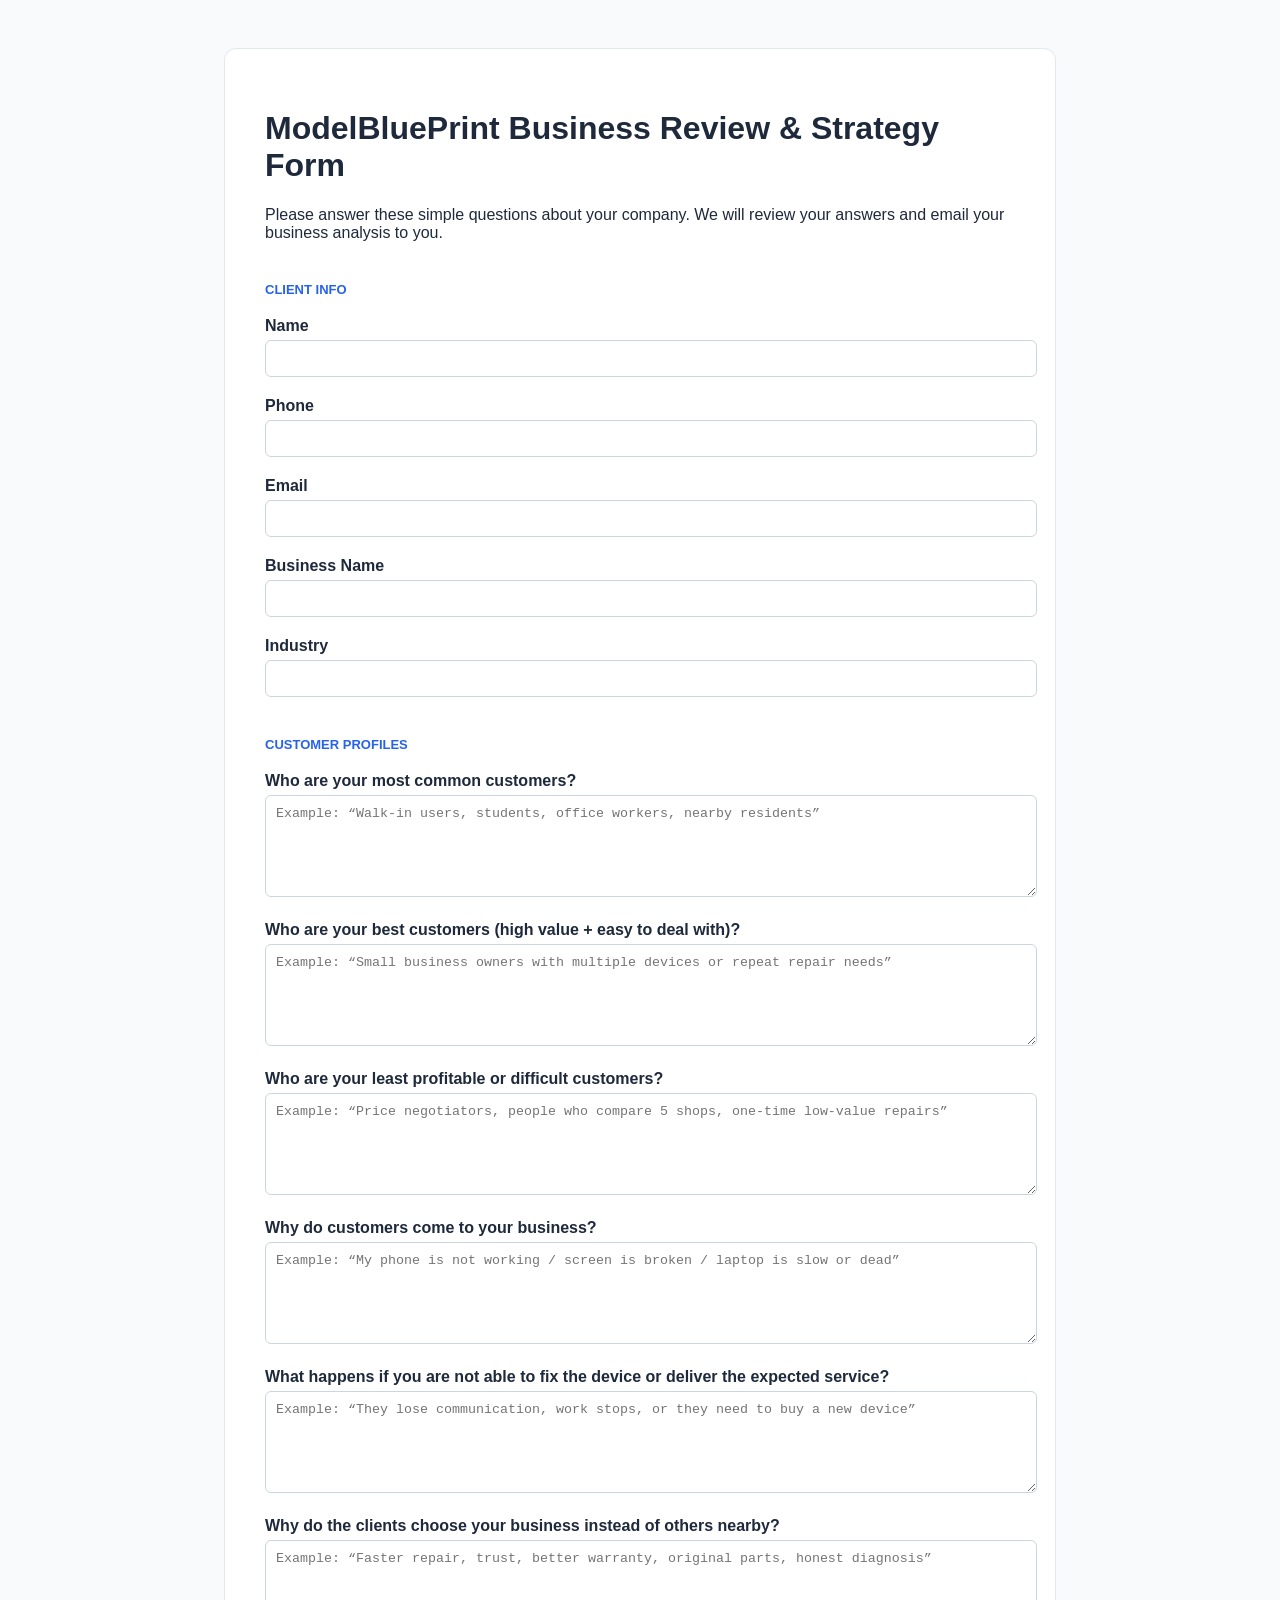
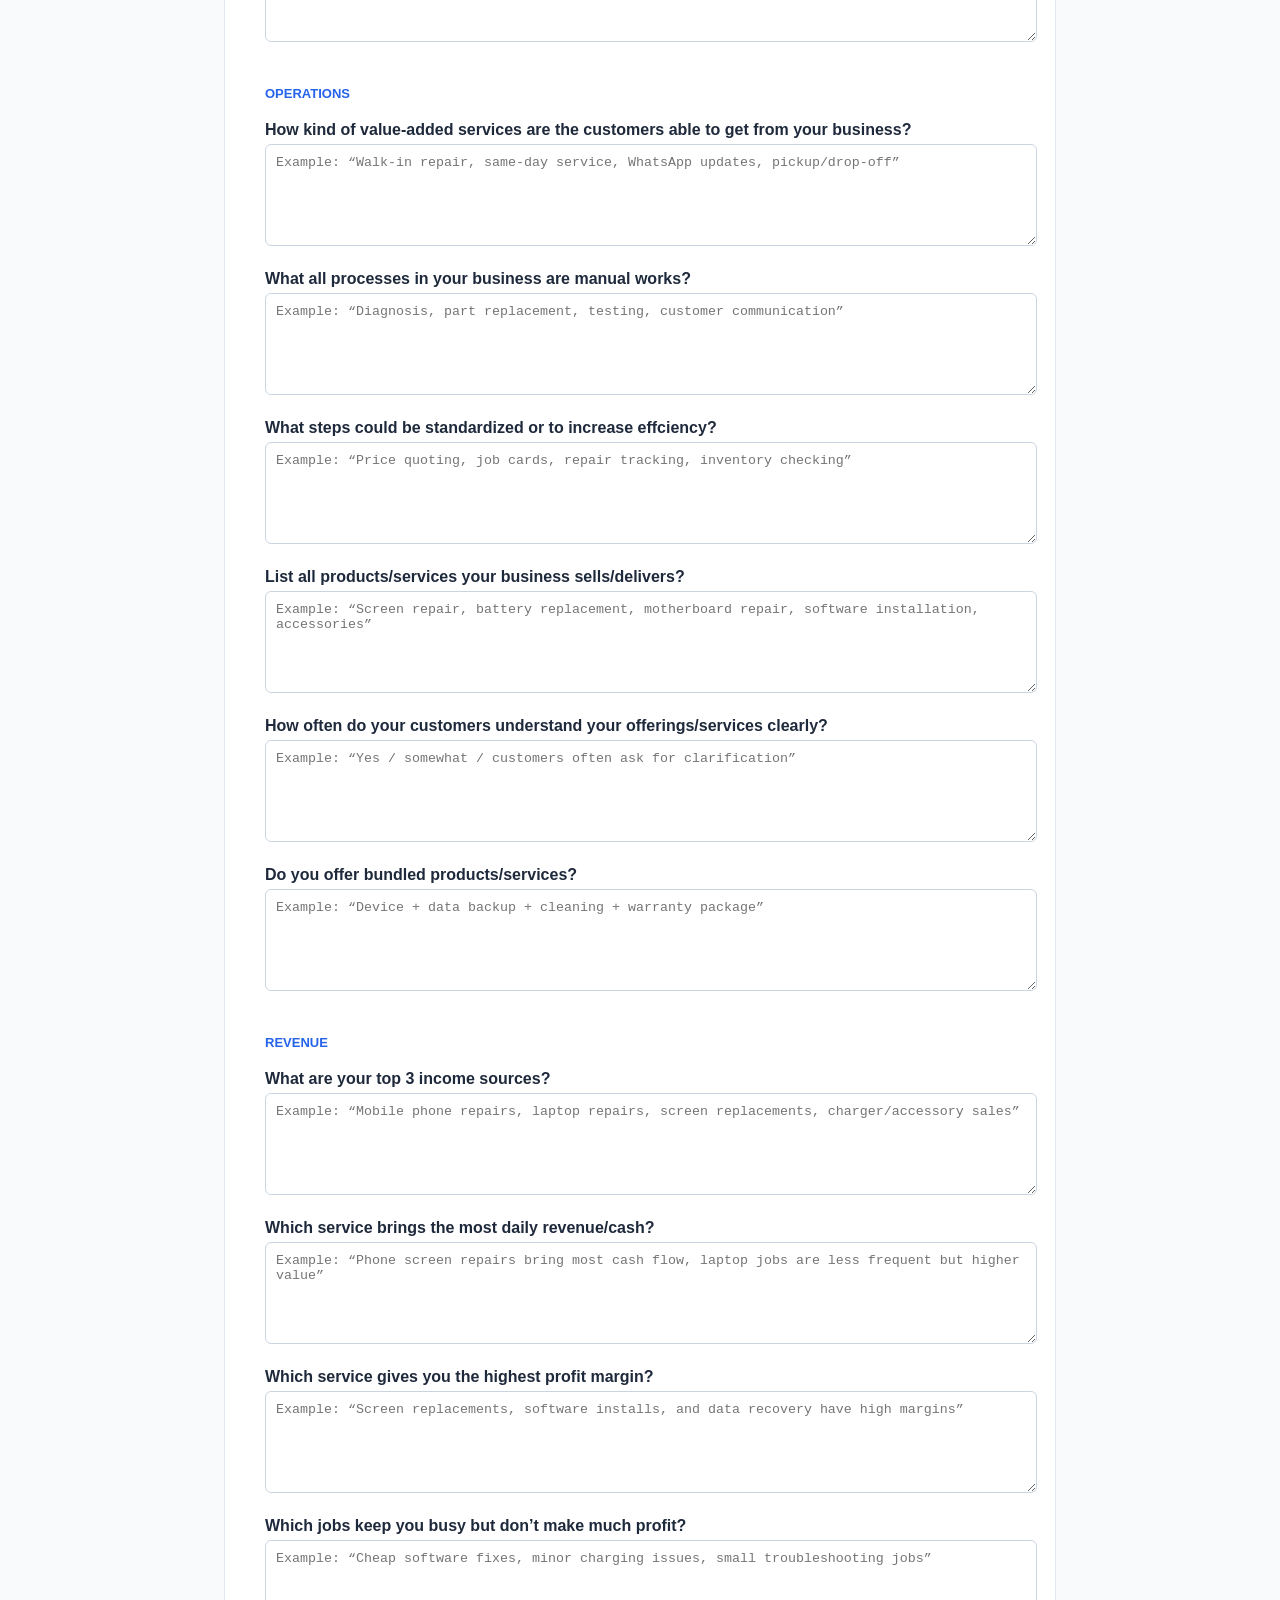
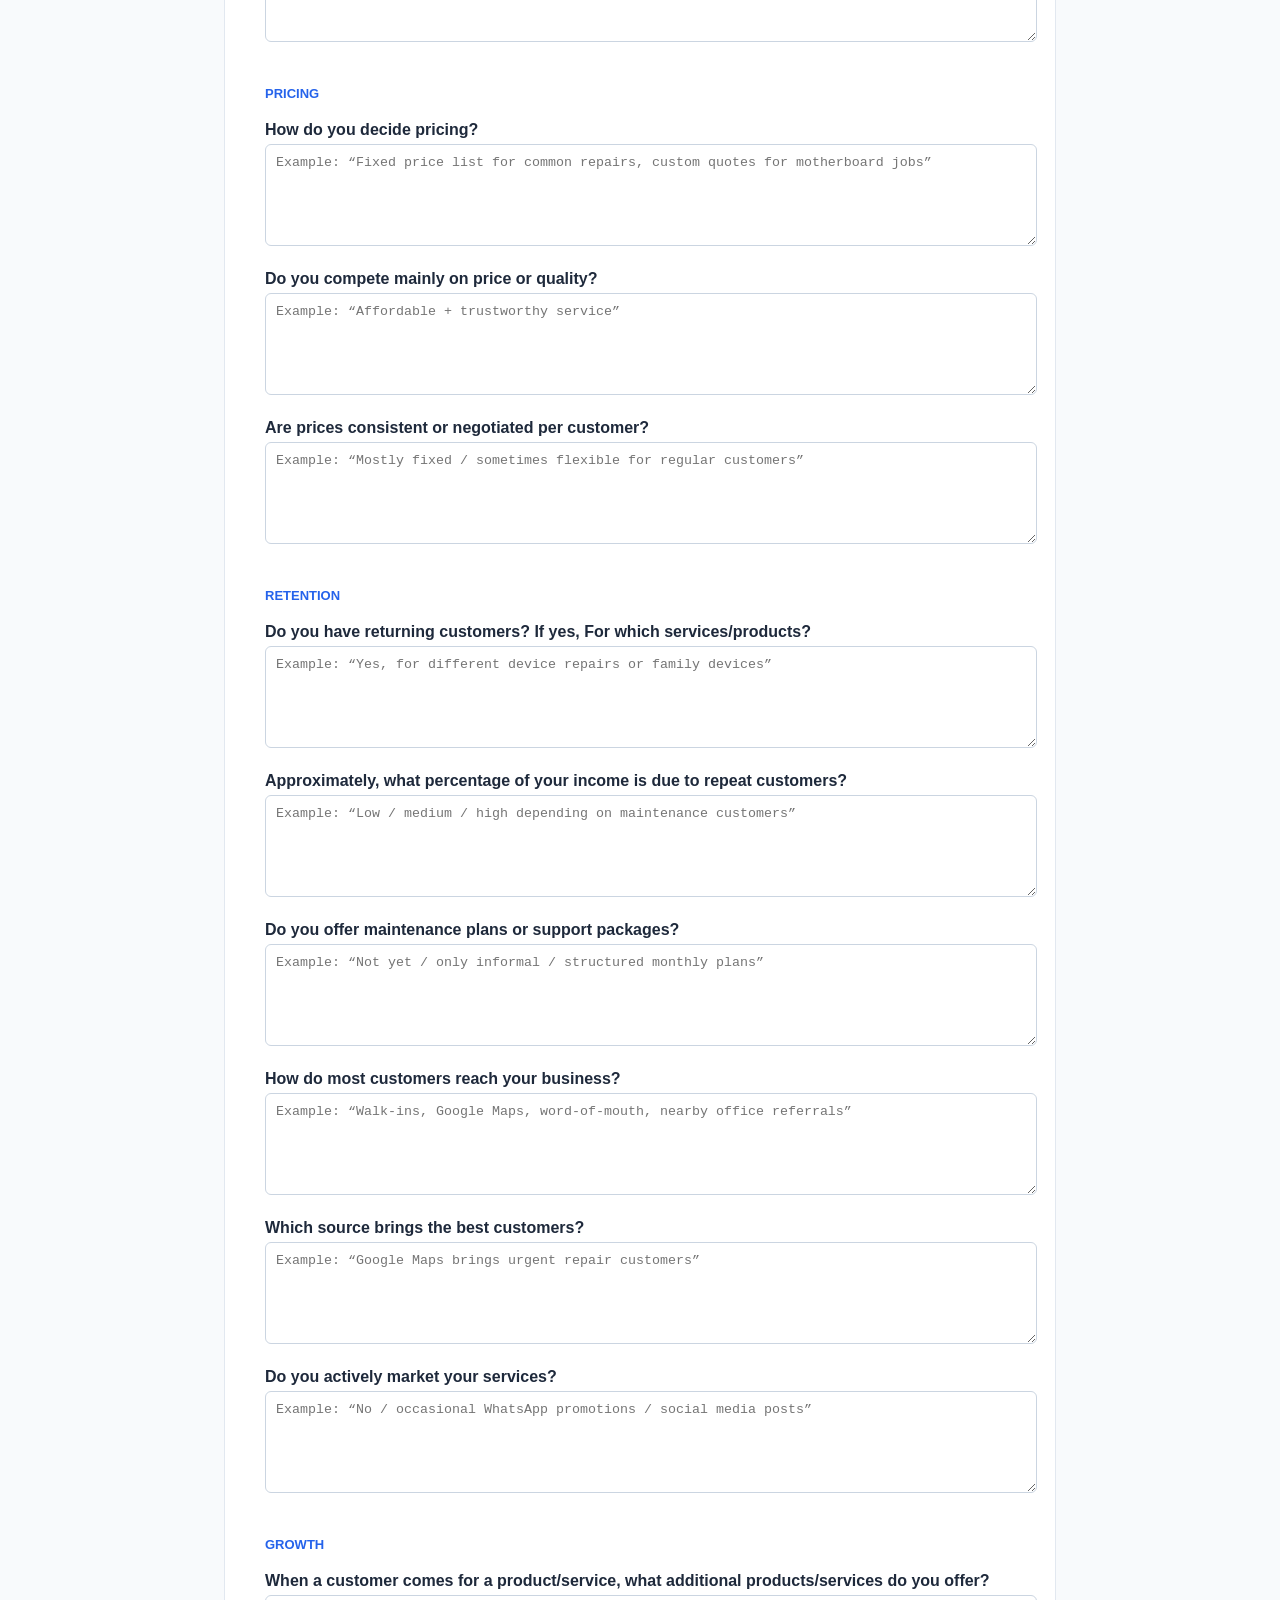
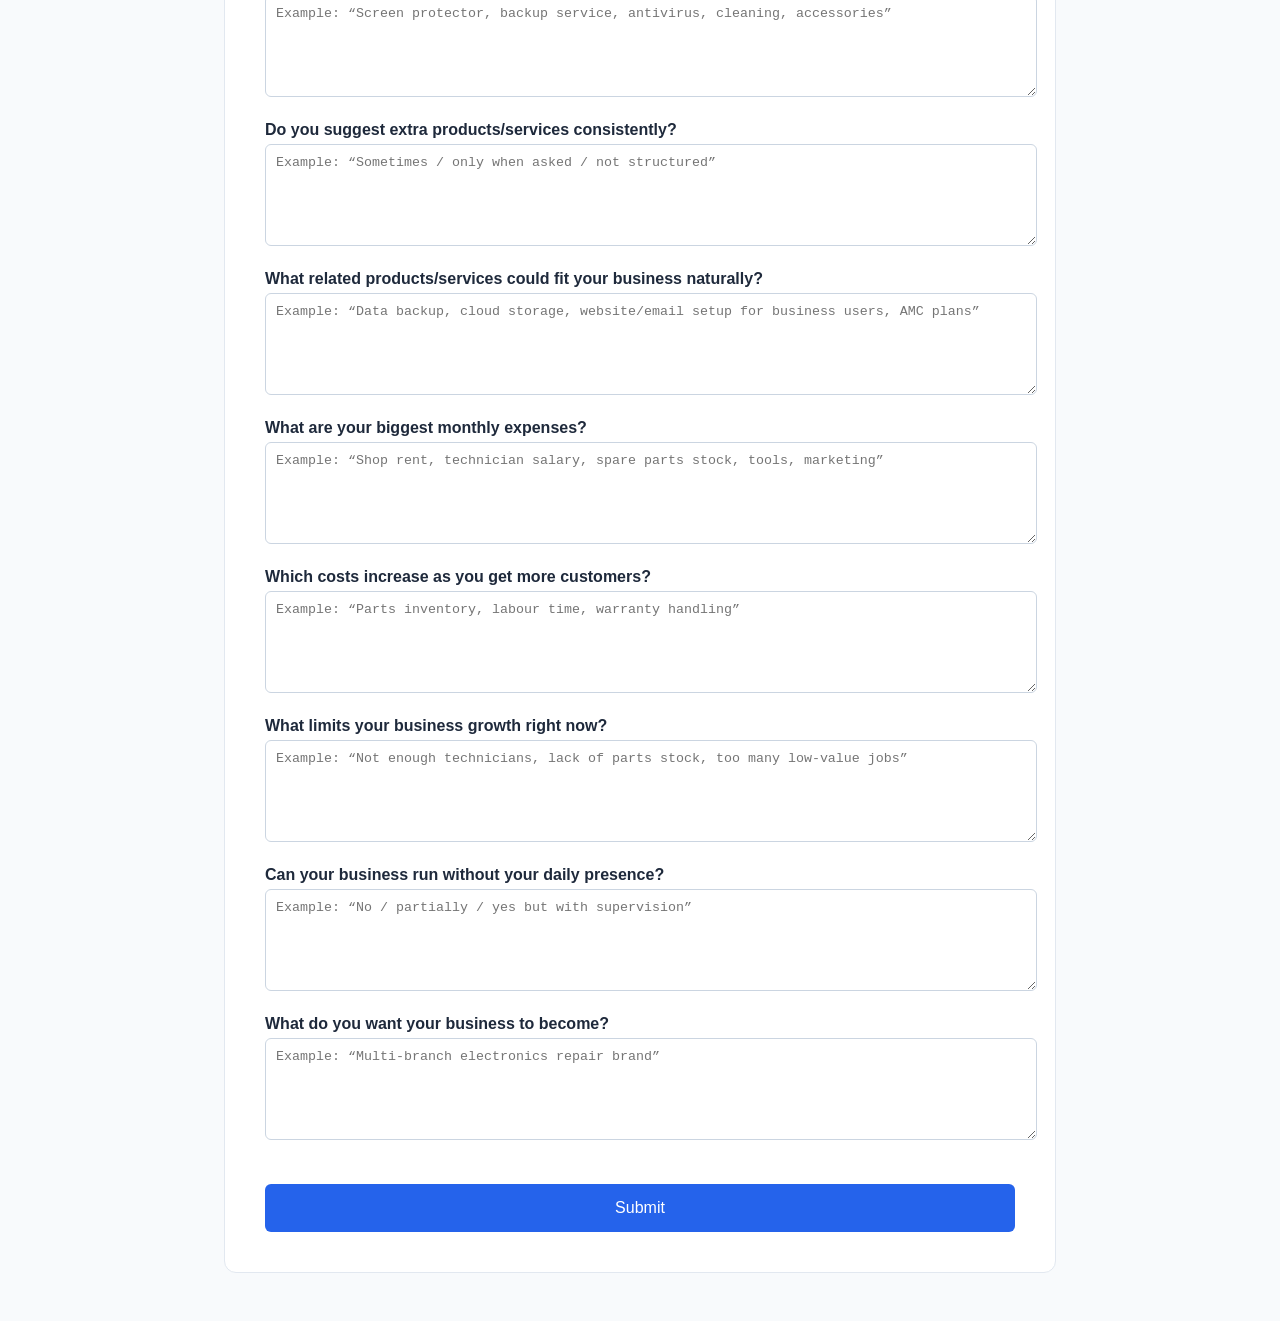
<file: index.html>
<!DOCTYPE html>
<html lang="en">
<head>
<meta charset="UTF-8">
<meta name="viewport" content="width=device-width, initial-scale=1.0">
<title>ModelBluePrint Business Review & Strategy Form</title>

<style>
:root {
    --primary: #0f172a;
    --accent: #2563eb;
    --text-main: #1e293b;
    --text-muted: #64748b;
    --bg-page: #f8fafc;
    --bg-card: #ffffff;
    --border: #cbd5e1;
}
body {
    font-family: -apple-system, BlinkMacSystemFont, "Segoe UI", Roboto, sans-serif;
    background-color: var(--bg-page);
    color: var(--text-main);
    padding: 40px 20px;
}
.form-container {
    max-width: 750px;
    background: white;
    margin: auto;
    padding: 40px;
    border-radius: 12px;
    border: 1px solid #e2e8f0;
}
.section-title {
    font-size: 13px;
    text-transform: uppercase;
    color: var(--accent);
    margin: 40px 0 20px;
    font-weight: 700;
}
.field { margin-bottom: 20px; }
label { font-weight: 600; display: block; margin-bottom: 5px; }
input, textarea {
    width: 100%;
    padding: 10px;
    border: 1px solid var(--border);
    border-radius: 6px;
}
textarea { min-height: 80px; }
button {
    width: 100%;
    padding: 15px;
    background: var(--accent);
    color: white;
    border: none;
    border-radius: 6px;
    margin-top: 20px;
    font-size: 16px;
}
</style>
</head>

<body>

<div class="form-container">
    <div id="form-view">
        <div class="header">
            <h1>ModelBluePrint Business Review & Strategy Form</h1>
            <p class="intro">Please answer these simple questions about your company. We will review your answers and email your business analysis to you.</p>
        </div>
<form action="https://formspree.io/f/xpqewvpa" method="POST">

<input type="hidden" name="_subject" value="New Diagnostic Submission">

<!-- CONTACT -->
<div class="section-title">Client Info</div>

<div class="field">
<label>Name</label>
<input type="text" name="Name" required>
</div>

<div class="field">
<label>Phone</label>
<input type="tel" name="Phone" required>
</div>

<div class="field">
<label>Email</label>
<input type="email" name="Email" required>
</div>

<div class="field">
<label>Business Name</label>
<input type="text" name="Business" required>
</div>

<div class="field">
<label>Industry</label>
<input type="text" name="Industry" required>
</div>

<!-- CUSTOMER PROFILES -->
<div class="section-title">Customer Profiles</div>

<div class="field">
    <label>Who are your most common customers?</label>
    <textarea name="Q1" placeholder="Example: “Walk-in users, students, office workers, nearby residents”"></textarea>
</div>
<div class="field">
    <label>Who are your best customers (high value + easy to deal with)?</label>
    <textarea name="Q2" placeholder="Example: “Small business owners with multiple devices or repeat repair needs”"></textarea>
</div>
<div class="field">
    <label>Who are your least profitable or difficult customers?</label>
    <textarea name="Q3" placeholder="Example: “Price negotiators, people who compare 5 shops, one-time low-value repairs”"></textarea>
</div>
<div class="field">
    <label>Why do customers come to your business?</label>
    <textarea name="Q4" placeholder="Example: “My phone is not working / screen is broken / laptop is slow or dead”"></textarea>
</div>
<div class="field">
    <label>What happens if you are not able to fix the device or deliver the expected service?</label>
    <textarea name="Q5" placeholder="Example: “They lose communication, work stops, or they need to buy a new device”"></textarea>
</div>
<div class="field">
    <label>Why do the clients choose your business instead of others nearby?</label>
    <textarea name="Q6" placeholder="Example: “Faster repair, trust, better warranty, original parts, honest diagnosis”"></textarea>
</div>

<!-- OPERATIONS -->
<div class="section-title">Operations</div>

<div class="field">
    <label>How kind of value-added services are the customers able to get from your business?</label>
    <textarea name="Q7" placeholder="Example: “Walk-in repair, same-day service, WhatsApp updates, pickup/drop-off”"></textarea>
</div>
<div class="field">
    <label>What all processes in your business are manual works?</label>
    <textarea name="Q8" placeholder="Example: “Diagnosis, part replacement, testing, customer communication”"></textarea>
</div>
<div class="field">
    <label>What steps could be standardized or to increase effciency?</label>
    <textarea name="Q9" placeholder="Example: “Price quoting, job cards, repair tracking, inventory checking”"></textarea>
</div>
<div class="field">
    <label>List all products/services your business sells/delivers?</label>
    <textarea name="Q10" placeholder="Example: “Screen repair, battery replacement, motherboard repair, software installation, accessories”"></textarea>
</div>
<div class="field">
    <label>How often do your customers understand your offerings/services clearly?</label>
    <textarea name="Q11" placeholder="Example: “Yes / somewhat / customers often ask for clarification”"></textarea>
</div>
<div class="field">
    <label>Do you offer bundled products/services?</label>
    <textarea name="Q12" placeholder="Example: “Device + data backup + cleaning + warranty package”"></textarea>
</div>
 

<!-- REVENUE -->
<div class="section-title">Revenue</div>

<div class="field">
    <label>What are your top 3 income sources?</label>
    <textarea name="Q13" placeholder="Example: “Mobile phone repairs, laptop repairs, screen replacements, charger/accessory sales”"></textarea>
</div>
<div class="field">
    <label>Which service brings the most daily revenue/cash?</label>
    <textarea name="Q14" placeholder="Example: “Phone screen repairs bring most cash flow, laptop jobs are less frequent but higher value”"></textarea>
</div>
<div class="field">
    <label>Which service gives you the highest profit margin?</label>
    <textarea name="Q15" placeholder="Example: “Screen replacements, software installs, and data recovery have high margins”"></textarea>
</div>
<div class="field">
    <label>Which jobs keep you busy but don’t make much profit?</label>
    <textarea name="Q16" placeholder="Example: “Cheap software fixes, minor charging issues, small troubleshooting jobs”"></textarea>
</div>

<!-- PRICING -->
<div class="section-title">Pricing</div>

<div class="field">
    <label>How do you decide pricing?</label>
    <textarea name="Q17" placeholder="Example: “Fixed price list for common repairs, custom quotes for motherboard jobs”"></textarea>
</div>
<div class="field">
    <label>Do you compete mainly on price or quality?</label>
    <textarea name="Q18" placeholder="Example: “Affordable + trustworthy service”"></textarea>
</div>
<div class="field">
    <label>Are prices consistent or negotiated per customer?</label>
    <textarea name="Q19" placeholder="Example: “Mostly fixed / sometimes flexible for regular customers”"></textarea>
</div>

    
<!-- RETENTION -->
<div class="section-title">Retention</div>

<div class="field">
    <label>Do you have returning customers? If yes, For which services/products? </label>
    <textarea name="Q20" placeholder="Example: “Yes, for different device repairs or family devices”"></textarea>
</div>
<div class="field">
    <label>Approximately, what percentage of your income is due to repeat customers?</label>
    <textarea name="Q21" placeholder="Example: “Low / medium / high depending on maintenance customers”"></textarea>
</div>
<div class="field">
    <label>Do you offer maintenance plans or support packages?</label>
    <textarea name="Q22" placeholder="Example: “Not yet / only informal / structured monthly plans”"></textarea>
</div>
<div class="field">
    <label>How do most customers reach your business?</label>
    <textarea name="Q23" placeholder="Example: “Walk-ins, Google Maps, word-of-mouth, nearby office referrals”"></textarea>
</div>
<div class="field">
    <label>Which source brings the best customers?</label>
    <textarea name="Q24" placeholder="Example: “Google Maps brings urgent repair customers”"></textarea>
</div>
<div class="field">
    <label>Do you actively market your services?</label>
    <textarea name="Q25" placeholder="Example: “No / occasional WhatsApp promotions / social media posts”"></textarea>
</div>

    
<!-- GROWTH -->
<div class="section-title">Growth</div>

<div class="field">
    <label>When a customer comes for a product/service, what additional products/services do you offer?</label>
    <textarea name="Q26" placeholder="Example: “Screen protector, backup service, antivirus, cleaning, accessories”"></textarea>
</div>
<div class="field">
    <label>Do you suggest extra products/services consistently?</label>
    <textarea name="Q27" placeholder="Example: “Sometimes / only when asked / not structured”"></textarea>
</div>
<div class="field">
    <label>What related products/services could fit your business naturally?</label>
    <textarea name="Q28" placeholder="Example: “Data backup, cloud storage, website/email setup for business users, AMC plans”"></textarea>
</div>
<div class="field">
    <label>What are your biggest monthly expenses?</label>
    <textarea name="Q29" placeholder="Example: “Shop rent, technician salary, spare parts stock, tools, marketing”"></textarea>
</div>
<div class="field">
    <label>Which costs increase as you get more customers?</label>
    <textarea name="Q30" placeholder="Example: “Parts inventory, labour time, warranty handling”"></textarea>
</div>
<div class="field">
    <label>What limits your business growth right now?</label>
    <textarea name="Q31" placeholder="Example: “Not enough technicians, lack of parts stock, too many low-value jobs”"></textarea>
</div>
<div class="field">
    <label>Can your business run without your daily presence?</label>
    <textarea name="Q32" placeholder="Example: “No / partially / yes but with supervision”"></textarea>
</div>
<div class="field">
    <label>What do you want your business to become?</label>
    <textarea name="Q33" placeholder="Example: “Multi-branch electronics repair brand”"></textarea>
</div>

<button type="submit">Submit</button>

</form>

</div>

</body>
</html>
</file>
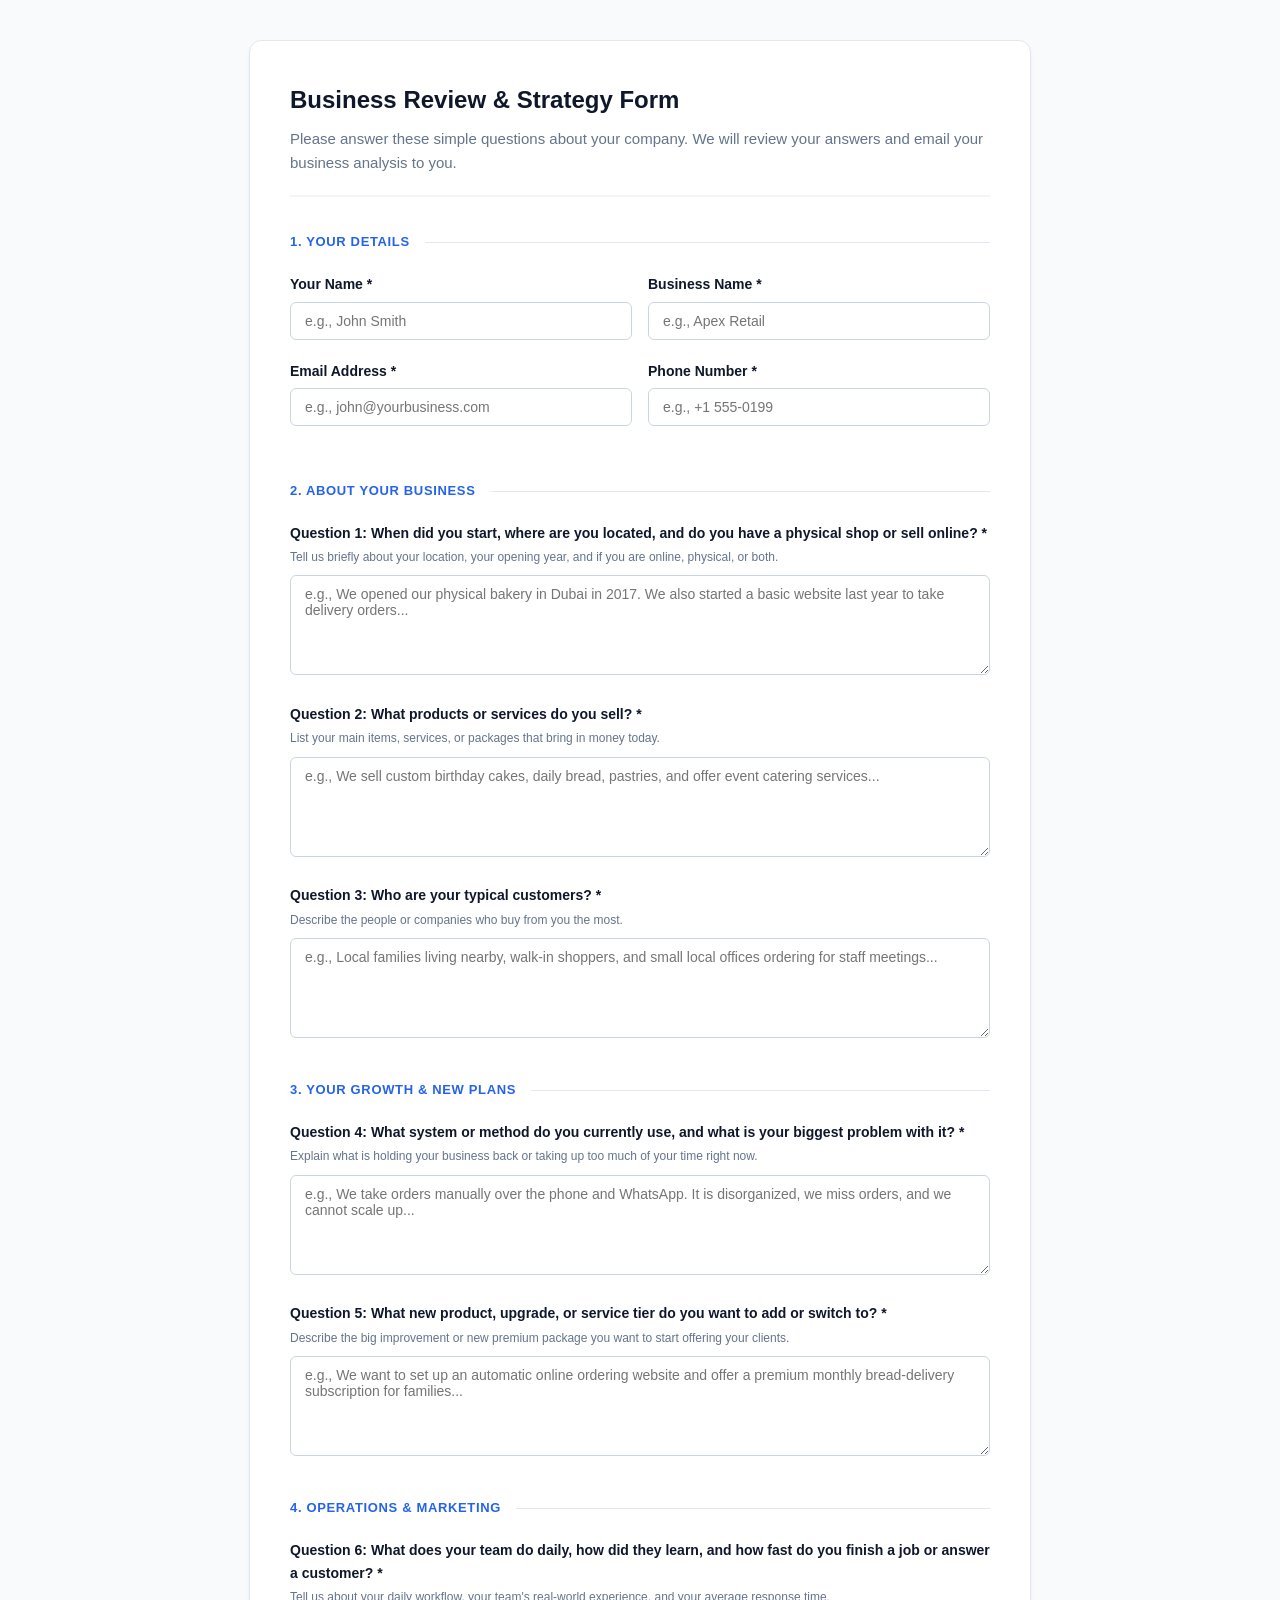
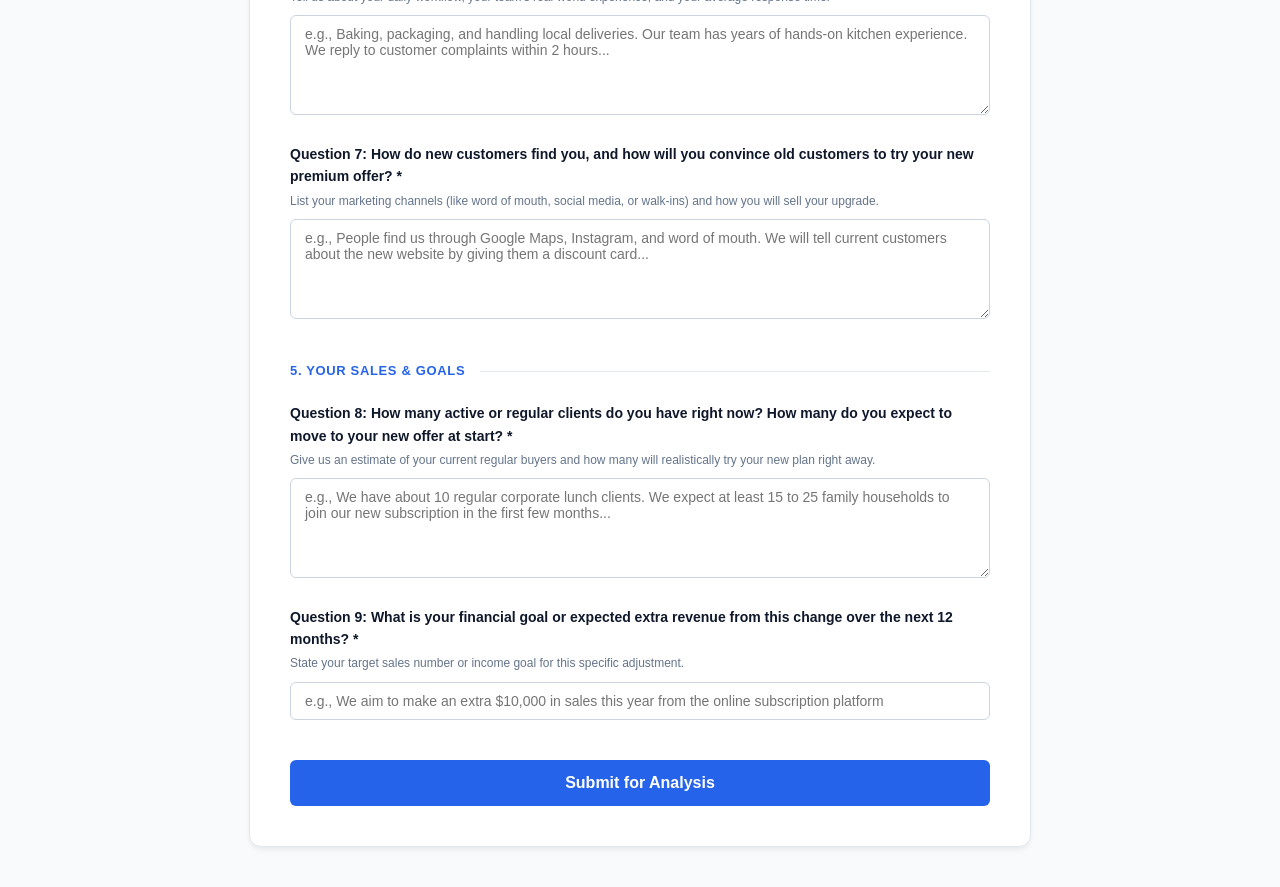
<file: PBM_Form.htm>
<!DOCTYPE html>
<html lang="en">
<head>
    <meta charset="UTF-8">
    <meta name="viewport" content="width=device-width, initial-scale=1.0">
    <title>Business Growth & Model Review Form</title>
    <style>
        :root {
            --primary: #0f172a;
            --accent: #2563eb;
            --text-main: #1e293b;
            --text-muted: #64748b;
            --bg-page: #f8fafc;
            --bg-card: #ffffff;
            --border: #cbd5e1;
        }
        body {
            font-family: -apple-system, BlinkMacSystemFont, "Segoe UI", Roboto, sans-serif;
            background-color: var(--bg-page);
            color: var(--text-main);
            line-height: 1.6;
            padding: 40px 20px;
            margin: 0;
        }
        .form-container {
            max-width: 700px;
            background: var(--bg-card);
            margin: 0 auto;
            padding: 40px;
            border-radius: 12px;
            box-shadow: 0 4px 6px -1px rgba(0,0,0,0.05), 0 2px 4px -1px rgba(0,0,0,0.03);
            border: 1px solid #e2e8f0;
        }
        .header {
            border-bottom: 2px solid #f1f5f9;
            padding-bottom: 20px;
            margin-bottom: 30px;
        }
        h1 { 
            color: var(--primary); 
            font-size: 24px; 
            font-weight: 700; 
            margin: 0 0 8px 0;
        }
        p.intro { 
            color: var(--text-muted); 
            margin: 0; 
            font-size: 15px;
        }
        .section-title {
            font-size: 13px;
            text-transform: uppercase;
            letter-spacing: 0.05em;
            color: var(--accent);
            margin: 35px 0 20px 0;
            font-weight: 700;
            display: flex;
            align-items: center;
        }
        .section-title::after {
            content: "";
            flex: 1;
            margin-left: 15px;
            height: 1px;
            background-color: #e2e8f0;
        }
        .grid {
            display: grid;
            grid-template-columns: 1fr 1fr;
            gap: 16px;
        }
        .field { margin-bottom: 20px; }
        label { 
            display: block; 
            font-weight: 600; 
            margin-bottom: 6px; 
            color: var(--primary); 
            font-size: 14px; 
        }
        .help-text {
            font-size: 12px;
            color: var(--text-muted);
            margin-bottom: 8px;
            margin-top: -2px;
        }
        input[type="text"], input[type="email"], input[type="tel"], textarea {
            width: 100%;
            padding: 10px 14px;
            border: 1px solid var(--border);
            border-radius: 6px;
            font-size: 14px;
            color: var(--text-main);
            background-color: #fff;
            box-sizing: border-box;
            transition: all 0.2s ease;
        }
        input:focus, textarea:focus {
            outline: none;
            border-color: var(--accent);
        }
        textarea { resize: vertical; min-height: 100px; font-family: inherit; }
        button.submit-btn {
            width: 100%;
            background-color: var(--accent);
            color: white;
            border: none;
            padding: 14px;
            font-size: 16px;
            font-weight: 600;
            border-radius: 6px;
            cursor: pointer;
            transition: background 0.2s ease;
            margin-top: 20px;
        }
        button.submit-btn:hover { background-color: #1d4ed8; }
        .success-box {
            display: none;
            text-align: center;
            padding: 30px 10px;
        }
        .success-box h3 { color: #16a34a; font-size: 22px; margin-bottom: 10px; font-weight: 700; }
        .success-box p { color: var(--text-muted); font-size: 15px; max-width: 500px; margin: 0 auto; }
        @media (max-width: 640px) {
            .grid { grid-template-columns: 1fr; gap: 0; }
            .form-container { padding: 20px; }
        }
    </style>
</head>
<body>

<div class="form-container">
    <div id="form-view">
        <div class="header">
            <h1>Business Review & Strategy Form</h1>
            <p class="intro">Please answer these simple questions about your company. We will review your answers and email your business analysis to you.</p>
        </div>
        
        <form id="business-review-form" action="YOUR_BACKEND_EMAIL_SERVICE_URL" method="POST">
            
            <!-- SECTION 1 -->
            <div class="section-title">1. Your Details</div>
            <div class="grid">
                <div class="field">
                    <label for="client_name">Your Name *</label>
                    <input type="text" id="client_name" name="client_name" required placeholder="e.g., John Smith">
                </div>
                <div class="field">
                    <label for="business_name">Business Name *</label>
                    <input type="text" id="business_name" name="business_name" required placeholder="e.g., Apex Retail">
                </div>
            </div>
            <div class="grid">
                <div class="field">
                    <label for="email">Email Address *</label>
                    <input type="email" id="email" name="email" required placeholder="e.g., john@yourbusiness.com">
                </div>
                <div class="field">
                    <label for="mobile">Phone Number *</label>
                    <input type="tel" id="mobile" name="mobile" required placeholder="e.g., +1 555-0199">
                </div>
            </div>

            <!-- SECTION 2 -->
            <div class="section-title">2. About Your Business</div>
            <div class="field">
                <label for="history_footprint">Question 1: When did you start, where are you located, and do you have a physical shop or sell online? *</label>
                <div class="help-text">Tell us briefly about your location, your opening year, and if you are online, physical, or both.</div>
                <textarea id="history_footprint" name="history_footprint" required placeholder="e.g., We opened our physical bakery in Dubai in 2017. We also started a basic website last year to take delivery orders..."></textarea>
            </div>
            <div class="field">
                <label for="current_portfolio">Question 2: What products or services do you sell? *</label>
                <div class="help-text">List your main items, services, or packages that bring in money today.</div>
                <textarea id="current_portfolio" name="current_portfolio" required placeholder="e.g., We sell custom birthday cakes, daily bread, pastries, and offer event catering services..."></textarea>
            </div>
            <div class="field">
                <label for="target_demographics">Question 3: Who are your typical customers? *</label>
                <div class="help-text">Describe the people or companies who buy from you the most.</div>
                <textarea id="target_demographics" name="target_demographics" required placeholder="e.g., Local families living nearby, walk-in shoppers, and small local offices ordering for staff meetings..."></textarea>
            </div>

	                <!-- SECTION 3 -->
            <div class="section-title">3. Your Growth & New Plans</div>
            <div class="field">
                <label for="current_limitations">Question 4: What system or method do you currently use, and what is your biggest problem with it? *</label>
                <div class="help-text">Explain what is holding your business back or taking up too much of your time right now.</div>
                <textarea id="current_limitations" name="current_limitations" required placeholder="e.g., We take orders manually over the phone and WhatsApp. It is disorganized, we miss orders, and we cannot scale up..."></textarea>
            </div>
            <div class="field">
                <label for="evolution_integration">Question 5: What new product, upgrade, or service tier do you want to add or switch to? *</label>
                <div class="help-text">Describe the big improvement or new premium package you want to start offering your clients.</div>
                <textarea id="evolution_integration" name="evolution_integration" required placeholder="e.g., We want to set up an automatic online ordering website and offer a premium monthly bread-delivery subscription for families..."></textarea>
            </div>

            <!-- SECTION 4 -->
            <div class="section-title">4. Operations & Marketing</div>
            <div class="field">
                <label for="technical_competency">Question 6: What does your team do daily, how did they learn, and how fast do you finish a job or answer a customer? *</label>
                <div class="help-text">Tell us about your daily workflow, your team's real-world experience, and your average response time.</div>
                <textarea id="technical_competency" name="technical_competency" required placeholder="e.g., Baking, packaging, and handling local deliveries. Our team has years of hands-on kitchen experience. We reply to customer complaints within 2 hours..."></textarea>
            </div>
            <div class="field">
                <label for="gtm_channels">Question 7: How do new customers find you, and how will you convince old customers to try your new premium offer? *</label>
                <div class="help-text">List your marketing channels (like word of mouth, social media, or walk-ins) and how you will sell your upgrade.</div>
                <textarea id="gtm_channels" name="gtm_channels" required placeholder="e.g., People find us through Google Maps, Instagram, and word of mouth. We will tell current customers about the new website by giving them a discount card..."></textarea>
            </div>

            <!-- SECTION 5 -->
            <div class="section-title">5. Your Sales & Goals</div>
            <div class="field">
                <label for="active_pipeline">Question 8: How many active or regular clients do you have right now? How many do you expect to move to your new offer at start? *</label>
                <div class="help-text">Give us an estimate of your current regular buyers and how many will realistically try your new plan right away.</div>
                <textarea id="active_pipeline" name="active_pipeline" required placeholder="e.g., We have about 10 regular corporate lunch clients. We expect at least 15 to 25 family households to join our new subscription in the first few months..."></textarea>
            </div>
            <div class="field">
                <label for="financial_targets">Question 9: What is your financial goal or expected extra revenue from this change over the next 12 months? *</label>
                <div class="help-text">State your target sales number or income goal for this specific adjustment.</div>
                <input type="text" id="financial_targets" name="financial_targets" required placeholder="e.g., We aim to make an extra $10,000 in sales this year from the online subscription platform">
            </div>

            <button type="submit" class="submit-btn">Submit for Analysis</button>
        </form>
    </div>

    <!-- The Success Screen shown to the client after submission -->
    <div id="success-view" class="success-box">
        <h3>Form Submitted Successfully</h3>
        <p>Thank you for your answers. We have received your business details safely. Our team will look over everything carefully. <strong>Your core business model analysis will be sent to your email address within 24 to 48 hours.</strong></p>
    </div>
</div>

<script>
    // This script controls switching the view from the form to the success message
    document.getElementById('business-review-form').addEventListener('submit', function(e) {
        // Note: Remove e.preventDefault() if your email handling backend requires a page reload
        e.preventDefault(); 
        document.getElementById('form-view').style.display = 'none';
        document.getElementById('success-view').style.display = 'block';
        window.scrollTo({top: 0, behavior: 'smooth'});
    });
</script>
</body>
</html>
</file>
